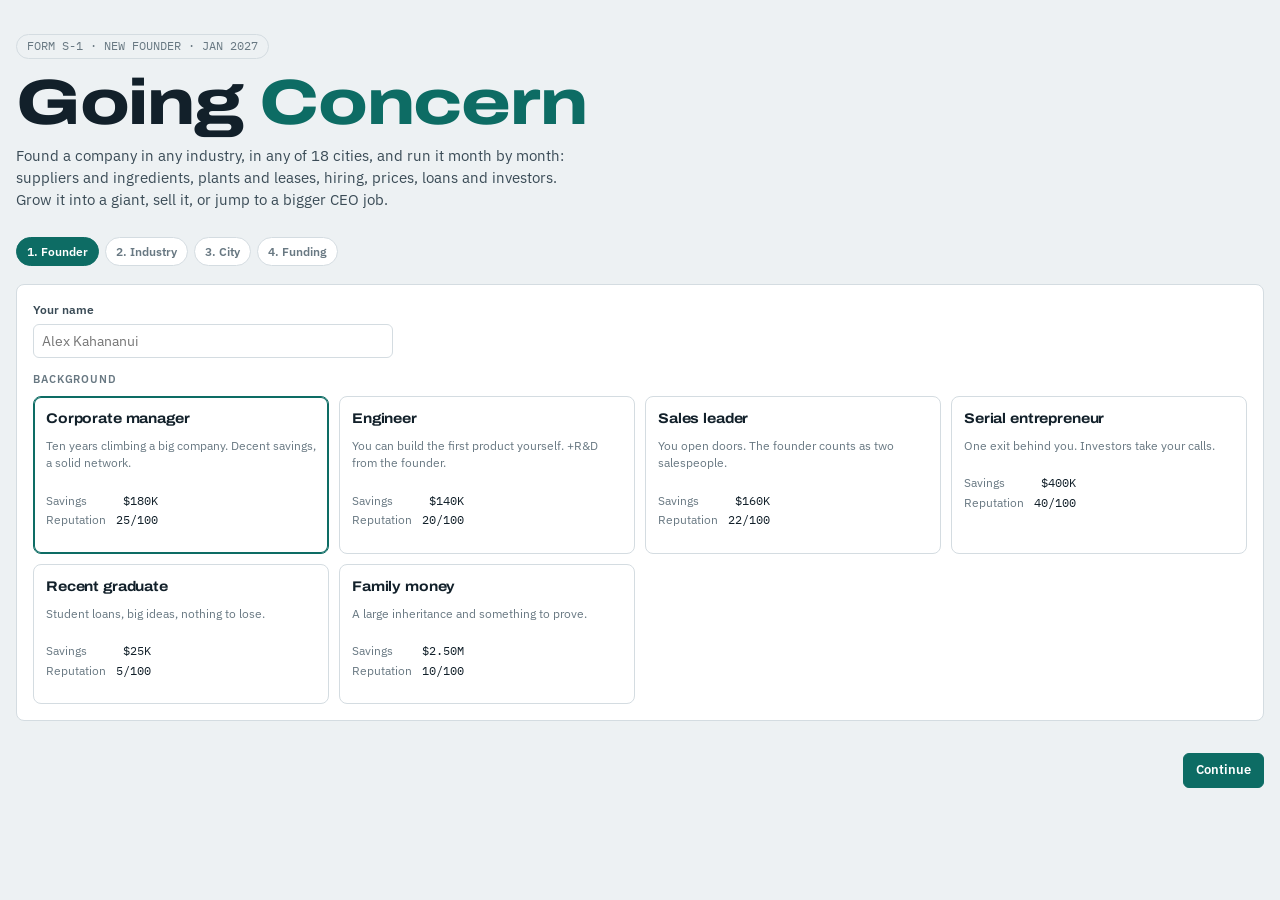
<file: index.html>
<!doctype html>
<html lang="en">
<head>
<meta charset="utf-8">
<meta name="viewport" content="width=device-width, initial-scale=1, viewport-fit=cover">
<title>Going Concern</title>
<meta name="description" content="A realistic CEO simulator: found a company in any industry and city, run its supply chain, people and capital, then grow it or jump to a bigger job.">
<link rel="preconnect" href="https://fonts.googleapis.com">
<link rel="preconnect" href="https://fonts.gstatic.com" crossorigin>
<link rel="stylesheet" href="https://fonts.googleapis.com/css2?family=Archivo:wdth,wght@100..125,400..800&family=IBM+Plex+Mono:wght@400;600&family=IBM+Plex+Sans:wght@400;600;700&display=swap">
<link rel="stylesheet" href="style.css">
</head>
<body>
<div id="app"></div>
<script src="data.js"></script>
<script src="engine.js"></script>
<script src="ui.js"></script>
</body>
</html>
</file>
<file: style.css>
/* Going Concern — boardroom ledger.
   Layout: sticky status bar (the company's vital signs) over a tabbed workspace; setup is a four-step founding wizard. */
:root {
  --paper: #edf1f3;
  --panel: #ffffff;
  --panel-2: #f5f8f9;
  --ink: #12202a;
  --ink-2: #3a4b56;
  --muted: #687882;
  --line: #d4dce1;
  --line-2: #e4eaed;
  --accent: #0d6c64;
  --accent-ink: #ffffff;
  --accent-soft: #d8ebe8;
  --pos: #1d7743;
  --neg: #b2302a;
  --warn: #a2650a;
  --pos-soft: #dcefe3;
  --neg-soft: #f6dedc;
  --warn-soft: #f5e8d2;
  --bar: #0d6c64;
  --bar-2: #9fb6bf;
  --shadow: 0 1px 2px rgba(18, 32, 42, 0.06), 0 6px 24px rgba(18, 32, 42, 0.07);
  --f-display: "Archivo", "Helvetica Neue", Arial, sans-serif;
  --f-body: "IBM Plex Sans", "Helvetica Neue", Arial, sans-serif;
  --f-mono: "IBM Plex Mono", ui-monospace, "SFMono-Regular", Menlo, monospace;
  --r: 6px;
}
@media (prefers-color-scheme: dark) {
  :root:not([data-theme="light"]) {
    --paper: #0c1316; --panel: #131c20; --panel-2: #182328; --ink: #e2e9ed; --ink-2: #b5c3ca; --muted: #83939c;
    --line: #26343b; --line-2: #1e2a30; --accent: #3bbdad; --accent-ink: #052320; --accent-soft: #12332f;
    --pos: #4cc27e; --neg: #f06e66; --warn: #e3a33b; --pos-soft: #14301f; --neg-soft: #3a1a18; --warn-soft: #36290f;
    --bar: #3bbdad; --bar-2: #4a5e67; --shadow: 0 1px 2px rgba(0, 0, 0, 0.3), 0 8px 28px rgba(0, 0, 0, 0.35);
    color-scheme: dark;
  }
}
:root[data-theme="dark"] {
  --paper: #0c1316; --panel: #131c20; --panel-2: #182328; --ink: #e2e9ed; --ink-2: #b5c3ca; --muted: #83939c;
  --line: #26343b; --line-2: #1e2a30; --accent: #3bbdad; --accent-ink: #052320; --accent-soft: #12332f;
  --pos: #4cc27e; --neg: #f06e66; --warn: #e3a33b; --pos-soft: #14301f; --neg-soft: #3a1a18; --warn-soft: #36290f;
  --bar: #3bbdad; --bar-2: #4a5e67; --shadow: 0 1px 2px rgba(0, 0, 0, 0.3), 0 8px 28px rgba(0, 0, 0, 0.35);
  color-scheme: dark;
}

* { box-sizing: border-box; }
html, body { min-height: 100%; }
body { background: var(--paper); color: var(--ink); font-family: var(--f-body); font-size: 14px; line-height: 1.45; margin: 0; }
body::before { content: ""; position: fixed; inset: 0 0 auto; height: env(safe-area-inset-top, 0px); z-index: 30; background: var(--panel); }
button, input, select { font: inherit; color: inherit; }
a { color: var(--accent); }
h1, h2, h3 { font-family: var(--f-display); font-stretch: 112%; margin: 0; text-wrap: balance; letter-spacing: -0.01em; }
h2 { font-size: 17px; font-weight: 700; }
h3 { font-size: 14px; font-weight: 700; }
.num, .mono { font-family: var(--f-mono); font-variant-numeric: tabular-nums; }
.muted { color: var(--muted); }
.small { font-size: 12px; }
.pos { color: var(--pos); } .neg { color: var(--neg); } .warn { color: var(--warn); }
.eyebrow { font-size: 11px; text-transform: uppercase; letter-spacing: 0.08em; color: var(--muted); font-weight: 600; }
:focus-visible { outline: 2px solid var(--accent); outline-offset: 2px; }
@media (prefers-reduced-motion: reduce) { * { animation: none !important; transition: none !important; } }

.wrap { padding-left: max(16px, env(safe-area-inset-left, 0px)); padding-right: max(16px, env(safe-area-inset-right, 0px)); max-width: 1320px; margin: 0 auto; }

/* ---------- Buttons & inputs ---------- */
.btn { display: inline-flex; align-items: center; justify-content: center; gap: 6px; border: 1px solid var(--line); background: var(--panel); border-radius: var(--r); padding: 7px 12px; cursor: pointer; font-weight: 600; font-size: 13px; white-space: nowrap; }
.btn:hover { border-color: var(--ink-2); }
.btn:disabled { opacity: 0.45; cursor: not-allowed; }
.btn.primary { background: var(--accent); color: var(--accent-ink); border-color: var(--accent); }
.btn.primary:hover { filter: brightness(1.08); }
.btn.danger { color: var(--neg); border-color: color-mix(in srgb, var(--neg) 40%, var(--line)); }
.btn.confirm { background: var(--neg); color: #fff; border-color: var(--neg); }
.btn.sm { padding: 4px 9px; font-size: 12px; }
.btn.ghost { background: transparent; border-color: transparent; }
.btn.ghost:hover { border-color: var(--line); }
input[type="number"], input[type="text"], select { background: var(--panel); border: 1px solid var(--line); border-radius: var(--r); padding: 6px 8px; min-width: 0; }
input[type="number"] { font-family: var(--f-mono); width: 110px; }
input.w-s { width: 78px; }
input[type="range"] { width: 100%; accent-color: var(--accent); }
.stepper { display: inline-flex; align-items: center; gap: 4px; }
.stepper .btn { padding: 4px 8px; min-width: 30px; }
.toggle { display: inline-flex; align-items: center; gap: 8px; cursor: pointer; }
.toggle input { accent-color: var(--accent); width: 16px; height: 16px; }

/* ---------- Status bar ---------- */
.statusbar { position: sticky; top: env(safe-area-inset-top, 0px); z-index: 20; background: var(--panel); border-bottom: 1px solid var(--line); }
.statusbar .wrap { display: flex; align-items: center; gap: 18px; padding-block: 10px; flex-wrap: wrap; }
.brand { display: flex; flex-direction: column; min-width: 0; margin-right: auto; }
.brand .co { font-family: var(--f-display); font-stretch: 118%; font-weight: 800; font-size: 18px; line-height: 1.1; overflow: hidden; text-overflow: ellipsis; white-space: nowrap; }
.brand .sub { font-size: 12px; color: var(--muted); }
.vitals { display: flex; gap: 18px; flex-wrap: wrap; }
.vital { display: flex; flex-direction: column; }
.vital .k { font-size: 10.5px; text-transform: uppercase; letter-spacing: 0.08em; color: var(--muted); font-weight: 600; }
.vital .v { font-family: var(--f-mono); font-variant-numeric: tabular-nums; font-weight: 600; font-size: 15px; }
.close-month { display: flex; align-items: center; gap: 8px; }
.close-month .date { font-family: var(--f-mono); font-size: 13px; color: var(--ink-2); }
.close-month .btn.primary { padding: 9px 14px; }

.tabs { display: flex; gap: 2px; overflow-x: auto; scrollbar-width: none; border-top: 1px solid var(--line-2); }
.tabs::-webkit-scrollbar { display: none; }
.tab { border: 0; background: none; padding: 10px 12px 9px; cursor: pointer; font-weight: 600; font-size: 13px; color: var(--muted); border-bottom: 2px solid transparent; white-space: nowrap; }
.tab:hover { color: var(--ink); }
.tab.on { color: var(--ink); border-bottom-color: var(--accent); }
.tab .dot { display: inline-block; width: 7px; height: 7px; border-radius: 50%; background: var(--neg); margin-left: 6px; vertical-align: 1px; }

main.wrap { padding-block: 18px 60px; }
@media (max-width: 640px) {
  .statusbar { position: static; }
  .statusbar .wrap { gap: 10px; }
  .vitals { gap: 6px 14px; width: 100%; }
  .vital .v { font-size: 13.5px; }
  .close-month { width: 100%; justify-content: space-between; }
  .tabs { position: sticky; top: env(safe-area-inset-top, 0px); }
}

/* ---------- Panels & grids ---------- */
.grid { display: grid; gap: 14px; }
.g2 { grid-template-columns: repeat(2, minmax(0, 1fr)); }
.g3 { grid-template-columns: repeat(3, minmax(0, 1fr)); }
.side { grid-template-columns: minmax(0, 1fr) 330px; align-items: start; }
@media (max-width: 1020px) { .side { grid-template-columns: minmax(0, 1fr); } }
@media (max-width: 760px) { .g2, .g3 { grid-template-columns: minmax(0, 1fr); } }
.panel { background: var(--panel); border: 1px solid var(--line); border-radius: 8px; padding: 16px; min-width: 0; }
.panel > header { display: flex; align-items: baseline; justify-content: space-between; gap: 10px; margin-bottom: 12px; flex-wrap: wrap; }
.panel > header p { margin: 2px 0 0; }
.stack { display: flex; flex-direction: column; gap: 14px; }
.row { display: flex; gap: 10px; align-items: center; flex-wrap: wrap; }
.spread { justify-content: space-between; }
.note { background: var(--panel-2); border: 1px solid var(--line-2); border-radius: var(--r); padding: 10px 12px; color: var(--ink-2); font-size: 13px; }
.note b { color: var(--ink); }

/* KPI tiles */
.kpis { display: grid; grid-template-columns: repeat(4, minmax(0, 1fr)); gap: 1px; background: var(--line); border: 1px solid var(--line); border-radius: 8px; overflow: hidden; }
@media (max-width: 760px) { .kpis { grid-template-columns: repeat(2, minmax(0, 1fr)); } }
.kpi { background: var(--panel); padding: 12px 14px; min-width: 0; }
.kpi .k { font-size: 12px; color: var(--muted); }
.kpi .v { font-family: var(--f-mono); font-variant-numeric: tabular-nums; font-size: 22px; font-weight: 600; margin-top: 2px; white-space: nowrap; }
.kpi .d { font-size: 12px; margin-top: 2px; font-family: var(--f-mono); }

/* Tables */
.tbl-wrap { overflow-x: auto; margin: 0 -4px; padding: 0 4px; }
table.t { border-collapse: collapse; width: 100%; font-size: 13px; }
table.t th { text-align: left; font-weight: 600; color: var(--muted); font-size: 11.5px; text-transform: uppercase; letter-spacing: 0.05em; padding: 6px 8px; border-bottom: 1px solid var(--line); white-space: nowrap; }
table.t td { padding: 8px; border-bottom: 1px solid var(--line-2); vertical-align: middle; }
table.t td.r, table.t th.r { text-align: right; }
table.t td.num { font-family: var(--f-mono); font-variant-numeric: tabular-nums; white-space: nowrap; }
table.t tr:last-child td { border-bottom: 0; }
table.t .sub td { color: var(--muted); padding-top: 4px; padding-bottom: 4px; }
table.t .sub td:first-child { padding-left: 22px; }
table.t .total td { font-weight: 700; border-top: 1px solid var(--line); }
table.t .em td { font-weight: 700; }
.name-cell { display: flex; flex-direction: column; gap: 1px; min-width: 150px; }
.name-cell .muted { font-size: 12px; }

/* Bars & meters */
.meter { position: relative; height: 6px; border-radius: 3px; background: var(--accent-soft); overflow: hidden; min-width: 70px; }
.meter > i { position: absolute; inset: 0 auto 0 0; background: var(--accent); border-radius: 3px; }
.meter.warn > i { background: var(--warn); } .meter.bad > i { background: var(--neg); }
.meter-l { display: flex; align-items: center; gap: 8px; }
.meter-l .num { min-width: 38px; font-size: 12px; text-align: right; }

/* Pills */
.pill { display: inline-flex; align-items: center; gap: 5px; font-size: 11.5px; font-weight: 600; padding: 2px 8px; border-radius: 999px; background: var(--panel-2); color: var(--ink-2); border: 1px solid var(--line-2); white-space: nowrap; }
.pill.good { background: var(--pos-soft); color: var(--pos); border-color: transparent; }
.pill.bad { background: var(--neg-soft); color: var(--neg); border-color: transparent; }
.pill.warn { background: var(--warn-soft); color: var(--warn); border-color: transparent; }
.pill.acc { background: var(--accent-soft); color: var(--accent); border-color: transparent; }

/* Alerts */
.alerts { display: flex; flex-direction: column; gap: 6px; }
.alert { display: flex; gap: 10px; align-items: flex-start; padding: 8px 10px; border-radius: var(--r); background: var(--warn-soft); color: var(--ink); font-size: 13px; border: 0; text-align: left; cursor: pointer; width: 100%; }
.alert.crit { background: var(--neg-soft); }
.alert .ic { font-weight: 800; font-family: var(--f-mono); }
.alert.crit .ic { color: var(--neg); } .alert .ic { color: var(--warn); }

/* Month report */
.report { display: grid; grid-template-columns: minmax(0, 1.2fr) minmax(0, 1fr); gap: 16px; align-items: start; }
@media (max-width: 760px) { .report { grid-template-columns: minmax(0, 1fr); } }
.report h2 { font-size: 20px; }

/* News */
.news { display: flex; flex-direction: column; }
.news .item { padding: 9px 0; border-bottom: 1px solid var(--line-2); font-size: 13px; display: grid; grid-template-columns: 62px minmax(0, 1fr); gap: 8px; }
.news .item:last-child { border-bottom: 0; }
.news .when { font-family: var(--f-mono); font-size: 11.5px; color: var(--muted); padding-top: 1px; }
.news .item.big .txt { font-weight: 600; }
.news .item .mark { display: inline-block; width: 6px; height: 6px; border-radius: 50%; margin-right: 6px; vertical-align: 2px; background: var(--muted); }
.news .item.good .mark { background: var(--pos); } .news .item.bad .mark { background: var(--neg); } .news .item.event .mark { background: var(--warn); }

/* Charts */
.chart { width: 100%; height: auto; display: block; }
.chart text { fill: var(--muted); font-family: var(--f-mono); font-size: 10px; }
.chart .grid-l { stroke: var(--line-2); stroke-width: 1; }
.chart .base { stroke: var(--line); stroke-width: 1; }
.chart .hit { fill: transparent; cursor: default; }
.spark { display: block; }
.tip { position: fixed; z-index: 100; pointer-events: none; background: var(--ink); color: var(--panel); font-size: 12px; padding: 6px 9px; border-radius: 5px; max-width: 260px; font-family: var(--f-mono); box-shadow: var(--shadow); white-space: pre-line; }

/* Cards (facility builder, setup) */
.cards { display: grid; grid-template-columns: repeat(auto-fill, minmax(240px, 1fr)); gap: 10px; }
.card { background: var(--panel); border: 1px solid var(--line); border-radius: 8px; padding: 12px; display: flex; flex-direction: column; gap: 8px; min-width: 0; }
.card.pickable { cursor: pointer; text-align: left; }
.card.pickable:hover { border-color: var(--ink-2); }
.card.sel { border-color: var(--accent); box-shadow: inset 0 0 0 1px var(--accent); }
.card h3 { font-size: 14px; }
.card .facts { display: grid; grid-template-columns: auto 1fr; gap: 2px 10px; font-size: 12px; }
.card .facts dt { color: var(--muted); }
.card .facts dd { margin: 0; font-family: var(--f-mono); text-align: right; }
.card .foot { margin-top: auto; display: flex; gap: 8px; align-items: center; flex-wrap: wrap; }

/* ---------- Setup ---------- */
.setup-hero { padding-block: 34px 20px; }
.setup-hero .wordmark { font-family: var(--f-display); font-stretch: 125%; font-weight: 800; font-size: clamp(34px, 7vw, 64px); line-height: 0.95; letter-spacing: -0.02em; }
.setup-hero .wordmark span { color: var(--accent); }
.setup-hero p { max-width: 62ch; color: var(--ink-2); font-size: 15px; margin: 12px 0 0; }
.audit { display: inline-flex; gap: 8px; align-items: center; font-family: var(--f-mono); font-size: 11.5px; color: var(--muted); border: 1px solid var(--line); border-radius: 999px; padding: 3px 10px; margin-bottom: 14px; }
.steps { display: flex; gap: 6px; margin: 6px 0 18px; flex-wrap: wrap; }
.steps .s { font-size: 12px; font-weight: 600; padding: 5px 10px; border-radius: 999px; border: 1px solid var(--line); color: var(--muted); background: var(--panel); }
.steps .s.on { color: var(--accent-ink); background: var(--accent); border-color: var(--accent); }
.steps .s.done { color: var(--ink); }
.sector { margin-top: 18px; }
.sector > .eyebrow { margin-bottom: 8px; }
.ind-card .cap { font-size: 11.5px; }
.city-card .stats { display: grid; grid-template-columns: repeat(2, minmax(0, 1fr)); gap: 3px 12px; font-size: 12px; }
.city-card .stats span { color: var(--muted); }
.city-card .stats b { font-family: var(--f-mono); font-weight: 600; float: right; }
.fit { font-size: 11.5px; }
.setup-foot { display: flex; justify-content: space-between; gap: 10px; margin-top: 20px; position: sticky; bottom: 0; padding-block: 12px calc(12px + env(safe-area-inset-bottom, 0px)); background: linear-gradient(transparent, var(--paper) 30%); }
.field { display: flex; flex-direction: column; gap: 5px; }
.field label { font-size: 12px; font-weight: 600; color: var(--ink-2); }
.field .hint { font-size: 12px; color: var(--muted); }
.form { display: grid; grid-template-columns: repeat(2, minmax(0, 1fr)); gap: 16px; }
@media (max-width: 760px) { .form { grid-template-columns: minmax(0, 1fr); } }
.slider-row { display: flex; align-items: center; gap: 10px; }
.slider-row .num { min-width: 80px; text-align: right; font-weight: 600; }

/* ---------- Modal ---------- */
.scrim { position: fixed; inset: 0; z-index: 50; background: rgba(8, 14, 18, 0.55); display: flex; align-items: center; justify-content: center; padding: 16px; padding-top: calc(16px + env(safe-area-inset-top, 0px)); padding-bottom: calc(16px + env(safe-area-inset-bottom, 0px)); }
.modal { background: var(--panel); border-radius: 10px; box-shadow: var(--shadow); max-width: 560px; width: 100%; max-height: 100%; overflow: auto; padding: 22px; border: 1px solid var(--line); }
.modal h2 { font-size: 21px; margin: 4px 0 10px; }
.modal p { color: var(--ink-2); margin: 0 0 14px; }
.choices { display: flex; flex-direction: column; gap: 8px; }
.choice { text-align: left; border: 1px solid var(--line); background: var(--panel-2); border-radius: 8px; padding: 11px 13px; cursor: pointer; display: flex; flex-direction: column; gap: 2px; }
.choice:hover { border-color: var(--accent); }
.choice b { font-size: 14px; }
.choice span { font-size: 12.5px; color: var(--muted); }
.choice:disabled { opacity: 0.45; cursor: not-allowed; }

.toasts { position: fixed; right: max(16px, env(safe-area-inset-right, 0px)); bottom: calc(16px + env(safe-area-inset-bottom, 0px)); z-index: 60; display: flex; flex-direction: column; gap: 8px; max-width: min(380px, calc(100vw - 32px)); }
.toast { background: var(--panel); border: 1px solid var(--line); border-left: 3px solid var(--warn); border-radius: 8px; padding: 10px 12px; box-shadow: var(--shadow); font-size: 13px; }
.toast b { display: block; margin-bottom: 2px; }

.termsheet { border: 1px dashed var(--accent); background: var(--accent-soft); border-radius: 8px; padding: 14px; }
.termsheet dl { display: grid; grid-template-columns: auto 1fr; gap: 4px 14px; margin: 10px 0; font-size: 13px; }
.termsheet dt { color: var(--ink-2); } .termsheet dd { margin: 0; font-family: var(--f-mono); text-align: right; }

.legend { display: flex; gap: 14px; font-size: 12px; color: var(--muted); flex-wrap: wrap; }
.legend i { display: inline-block; width: 10px; height: 10px; border-radius: 2px; margin-right: 5px; vertical-align: -1px; }

.empty { text-align: center; padding: 26px 10px; color: var(--muted); }
.career-hero { display: flex; gap: 18px; align-items: center; flex-wrap: wrap; }
.career-hero .big { font-family: var(--f-mono); font-size: 30px; font-weight: 600; }
.offer { border: 1px solid var(--line); border-radius: 8px; padding: 14px; display: flex; flex-direction: column; gap: 8px; background: var(--panel-2); }
.offer .co { font-family: var(--f-display); font-stretch: 112%; font-weight: 800; font-size: 17px; }

/* cash-flow bars: inflows in the semantic positive hue, outflows in the neutral bar hue */
.cashbar { height: 8px; border-radius: 4px; background: var(--line-2); overflow: hidden; }
.cashbar > i { display: block; height: 100%; border-radius: 0 4px 4px 0; background: var(--bar-2); }
.cashbar.in > i { background: var(--pos); }
table.t.cash td { padding-top: 6px; padding-bottom: 6px; }
</file>
